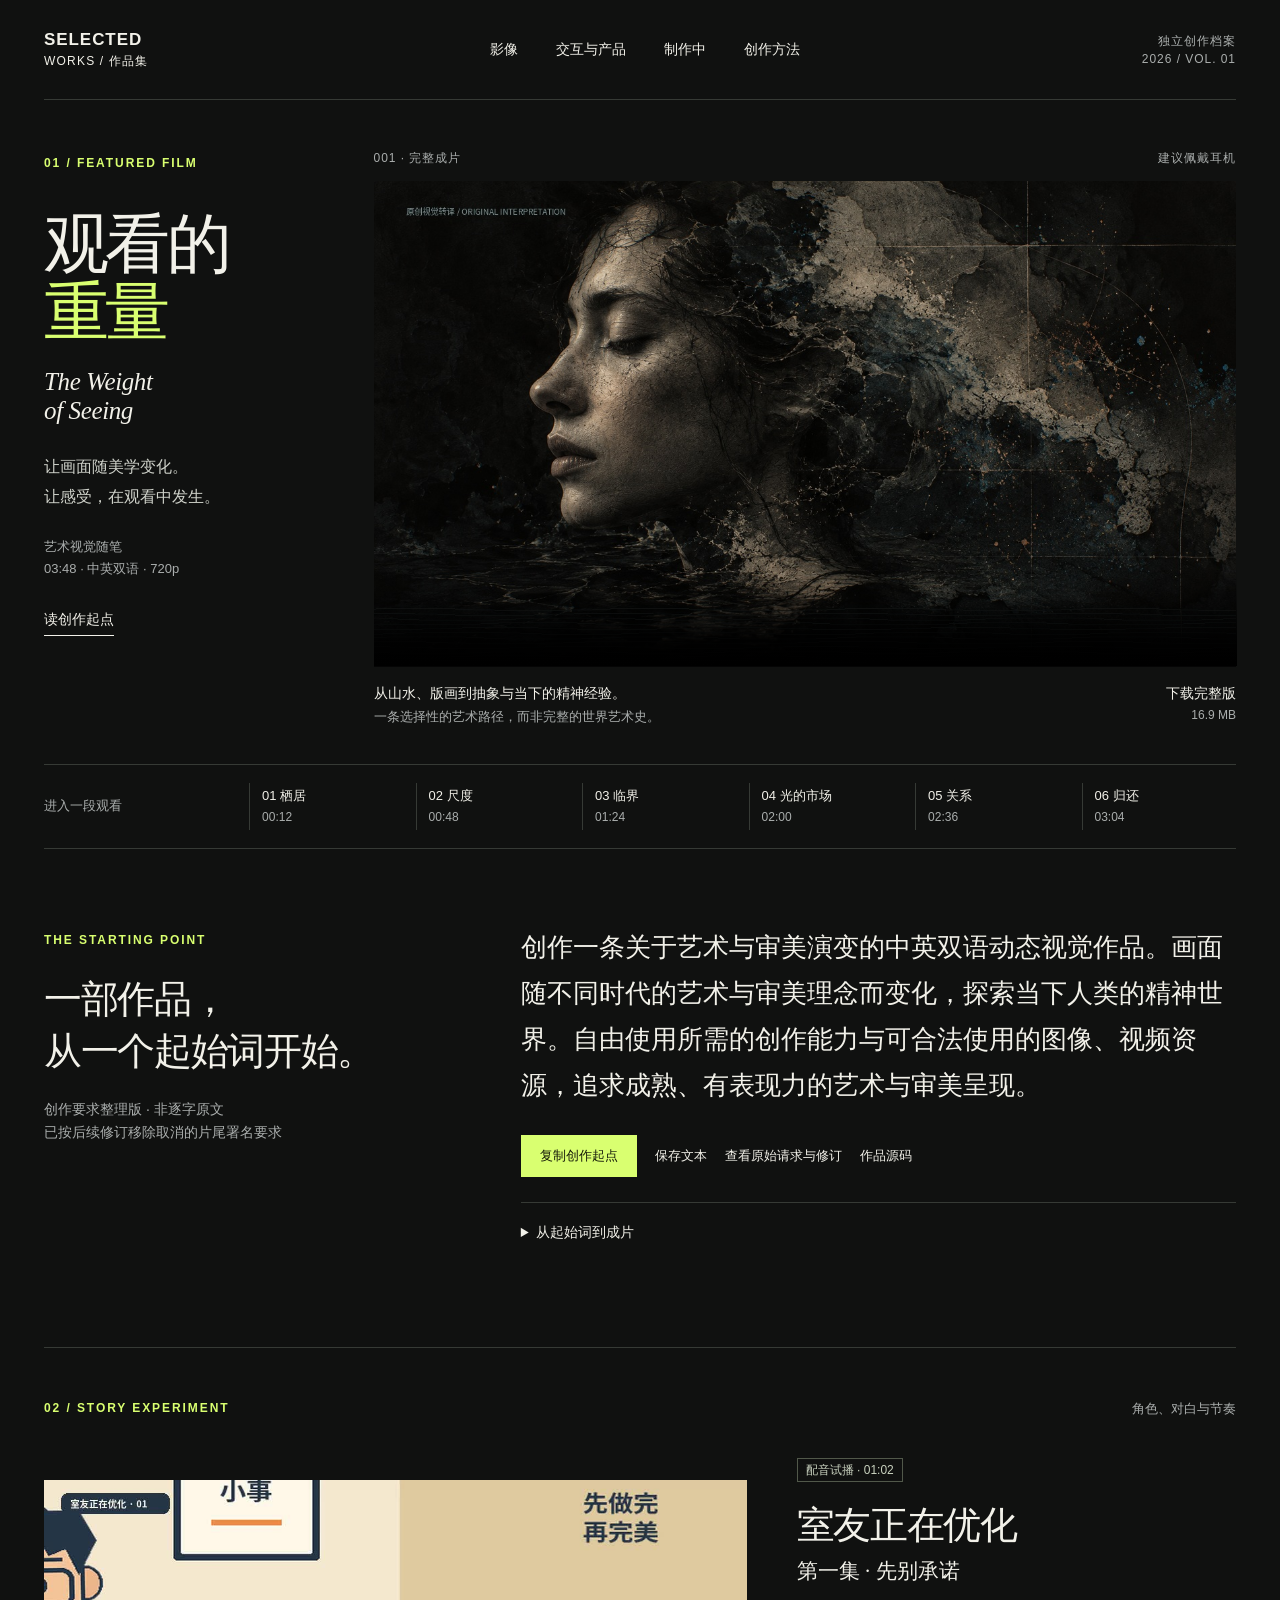
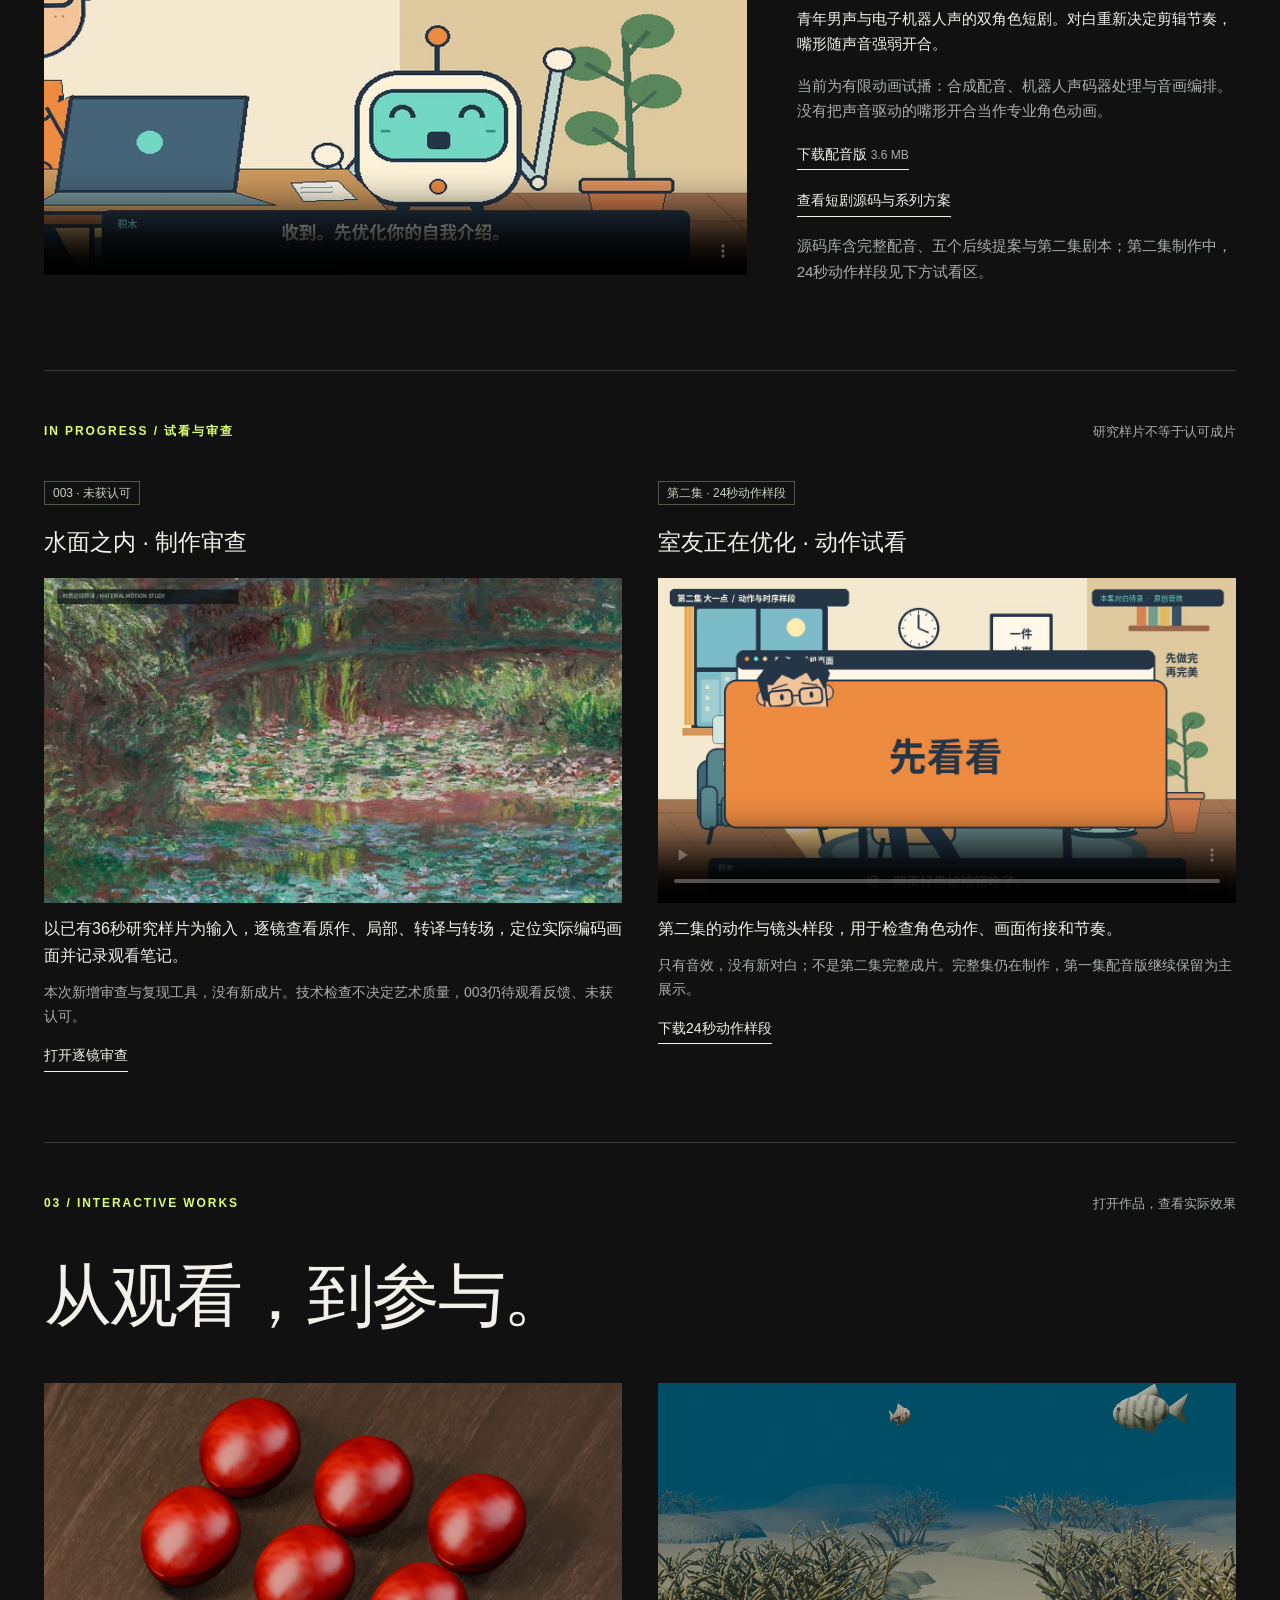
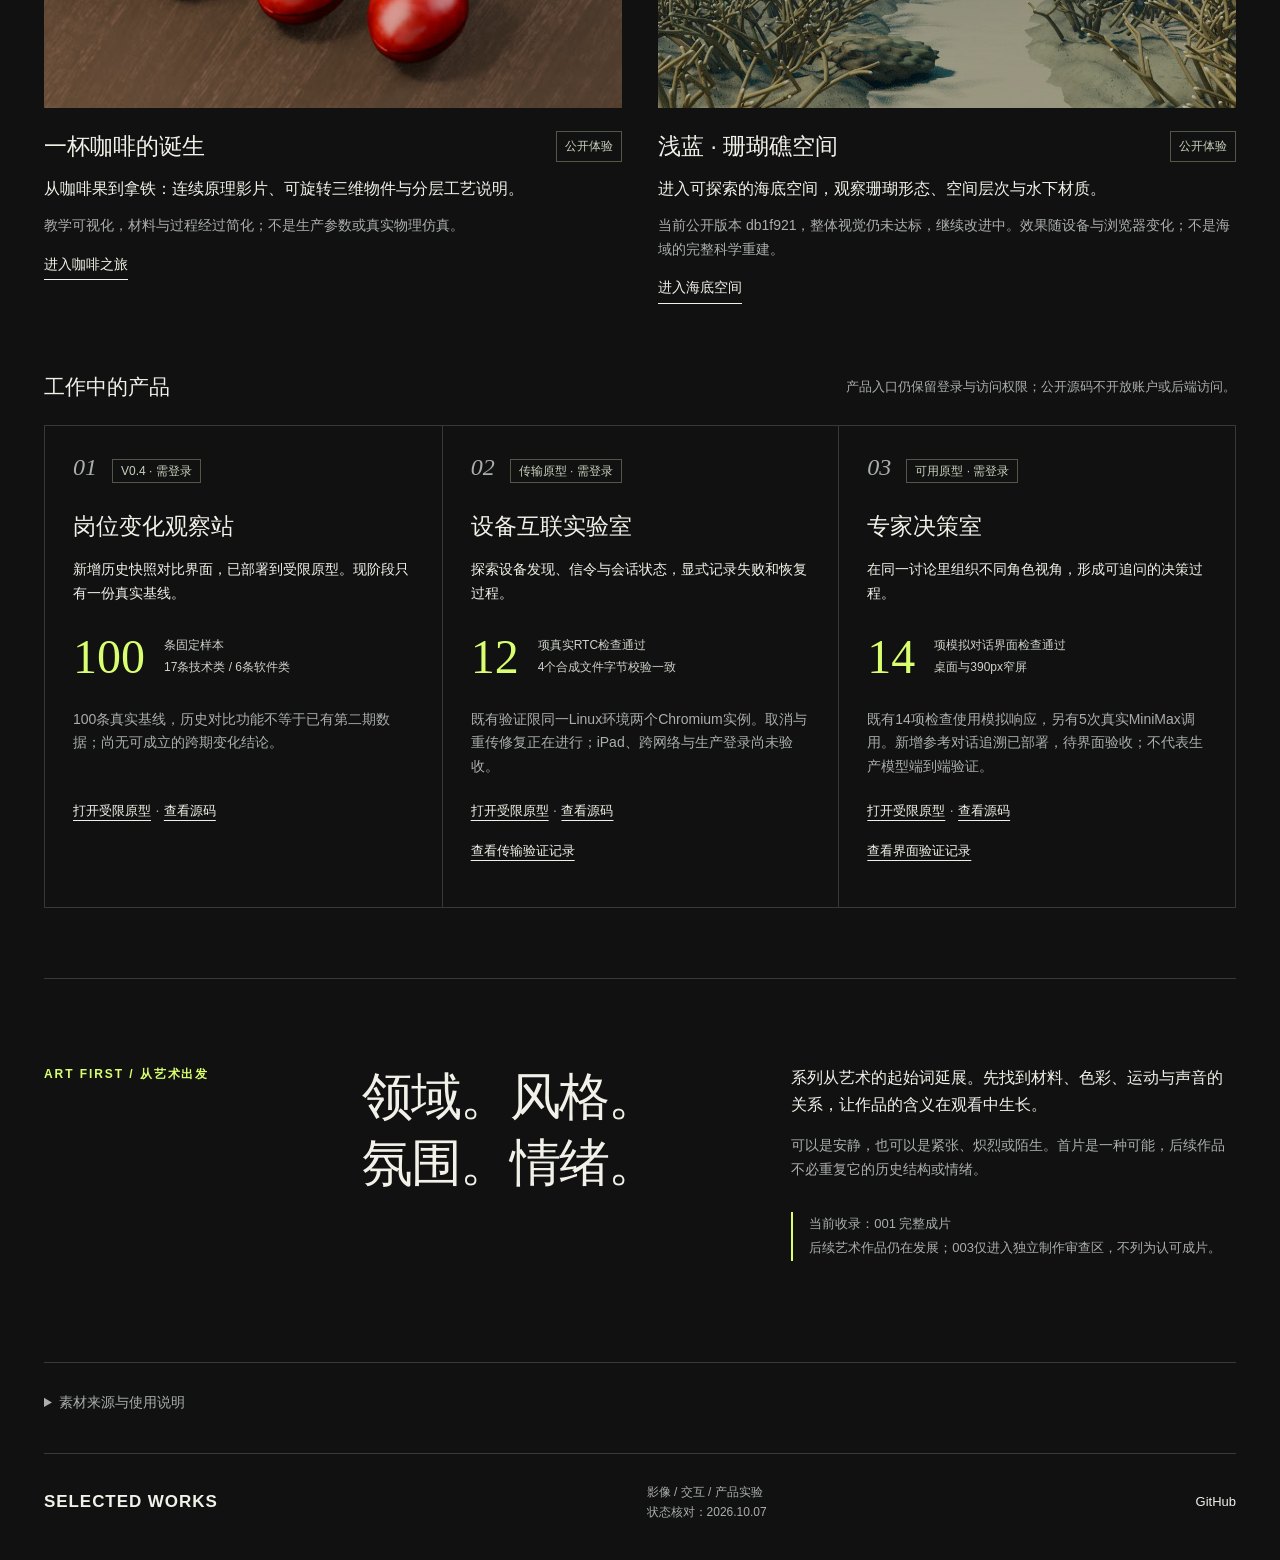
<file: index.html>
<!doctype html>
<html lang="zh-CN"><head><meta charset="UTF-8"><meta name="viewport" content="width=device-width,initial-scale=1"><meta name="description" content="影像、交互与产品实验。观看《观看的重量》完整艺术短片，探索创作起点与真实可用的项目。"><meta name="theme-color" content="#101110"><title>Selected Works · 影像与产品</title><link rel="stylesheet" href="style.css"></head>
<body><a class="skip" href="#film">跳到作品</a><header class="mast"><a class="brand" href="#">SELECTED<br><span>WORKS / 作品集</span></a><nav aria-label="主导航"><a href="#film">影像</a><a href="#projects">交互与产品</a><a href="#in-progress">制作中</a><a href="#approach">创作方法</a></nav><span class="edition">独立创作档案<br>2026 / VOL. 01</span></header>
<main><section class="opening" id="film"><div class="intro"><span class="eyebrow">01 / FEATURED FILM</span><h1>观看的<br><em>重量</em><span>The Weight<br>of Seeing</span></h1><p>让画面随美学变化。<br>让感受，在观看中发生。</p><div class="spec">艺术视觉随笔<br>03:48 · 中英双语 · 720p</div><a class="text-link" href="#creative-prompt">读创作起点</a></div><div class="screen"><div class="screen-top"><span>001 · 完整成片</span><span>建议佩戴耳机</span></div><video id="art-film" controls playsinline preload="metadata" poster="assets/seeing-poster.jpg" aria-label="观看的重量完整艺术影片"><source src="assets/the-weight-of-seeing.mp4" type="video/mp4"></video><div class="screen-bottom"><p>从山水、版画到抽象与当下的精神经验。<br><span>一条选择性的艺术路径，而非完整的世界艺术史。</span></p><a href="assets/the-weight-of-seeing.mp4" download>下载完整版 <small>16.9 MB</small></a></div></div></section>
<nav class="chapters" aria-label="影片章节"><span>进入一段观看</span><button data-seek="12">01 栖居 <small>00:12</small></button><button data-seek="48">02 尺度 <small>00:48</small></button><button data-seek="84">03 临界 <small>01:24</small></button><button data-seek="120">04 光的市场 <small>02:00</small></button><button data-seek="156">05 关系 <small>02:36</small></button><button data-seek="184">06 归还 <small>03:04</small></button></nav><p id="playback-message" role="status" class="playback-message"></p>
<section class="prompt-section" id="creative-prompt"><div><span class="eyebrow">THE STARTING POINT</span><h2>一部作品，<br>从一个起始词开始。</h2><p class="muted">创作要求整理版 · 非逐字原文<br>已按后续修订移除取消的片尾署名要求</p></div><div class="prompt-body"><p class="prompt">创作一条关于艺术与审美演变的中英双语动态视觉作品。画面随不同时代的艺术与审美理念而变化，探索当下人类的精神世界。自由使用所需的创作能力与可合法使用的图像、视频资源，追求成熟、有表现力的艺术与审美呈现。</p><div class="prompt-actions"><button id="copy-prompt">复制创作起点</button><a href="prompts/001-creative-brief.txt" download>保存文本</a><a href="prompts/001-original-request-and-revisions.md">查看原始请求与修订</a><a href="https://github.com/yydshly/art-perspective-series" target="_blank" rel="noopener">作品源码</a></div><p id="copy-status" class="muted" role="status"></p><details><summary>从起始词到成片</summary><ul class="process"><li><b>视觉研究</b><span>四件开放馆藏图像；现代抽象段采用原创动态构成，末章采用专门生成的匿名肖像。</span></li><li><b>运动与声音</b><span>让运动方式随材质和美学转换；程序动画、原创合成声景，没有旁白。</span></li><li><b>交付</b><span>完整影片、双语字幕、章节导航与可追溯的素材出处。</span></li></ul></details></div></section>
<section class="secondary-film" id="roommate"><div class="section-label"><span class="eyebrow">02 / STORY EXPERIMENT</span><span>角色、对白与节奏</span></div><div class="split-film"><div><video id="roommate-film" controls playsinline preload="metadata" poster="assets/roommate-poster.jpg" aria-label="室友正在优化第一集双角色配音试播"><source src="assets/roommate-optimizing.mp4" type="video/mp4"><track kind="captions" src="assets/roommate.zh.vtt" srclang="zh" label="中文"></video></div><div class="film-copy"><span class="status">配音试播 · 01:02</span><h2>室友正在优化</h2><p class="subtitle">第一集 · 先别承诺</p><p>青年男声与电子机器人声的双角色短剧。对白重新决定剪辑节奏，嘴形随声音强弱开合。</p><p class="muted">当前为有限动画试播：合成配音、机器人声码器处理与音画编排。没有把声音驱动的嘴形开合当作专业角色动画。</p><a class="text-link" href="assets/roommate-optimizing.mp4" download>下载配音版 <small>3.6 MB</small></a><p><a class="text-link" href="https://github.com/yydshly/ai-roommate-series" target="_blank" rel="noopener">查看短剧源码与系列方案</a></p><p class="muted">源码库含完整配音、五个后续提案与第二集剧本；第二集制作中，24秒动作样段见下方试看区。</p></div></div></section>
<section class="secondary-film" id="in-progress"><div class="section-label"><span class="eyebrow">IN PROGRESS / 试看与审查</span><span>研究样片不等于认可成片</span></div><div class="public-projects"><article><span class="status">003 · 未获认可</span><h3 style="margin:20px 0">水面之内 · 制作审查</h3><a class="project-image" href="research/art-003/"><img src="research/art-003/shot-03.jpg" alt="003已有36秒研究样片中的色层审查画面" loading="lazy"></a><p>以已有36秒研究样片为输入，逐镜查看原作、局部、转译与转场，定位实际编码画面并记录观看笔记。</p><p class="muted">本次新增审查与复现工具，没有新成片。技术检查不决定艺术质量，003仍待观看反馈、未获认可。</p><a class="text-link" href="research/art-003/">打开逐镜审查</a></article><article><span class="status">第二集 · 24秒动作样段</span><h3 style="margin:20px 0">室友正在优化 · 动作试看</h3><video id="roommate-action-film" controls playsinline preload="metadata" poster="assets/roommate-episode-02-action-poster.jpg" aria-label="室友正在优化第二集24秒动作研究样段，只有音效没有新对白"><source src="assets/roommate-episode-02-action-study.mp4" type="video/mp4"></video><p>第二集的动作与镜头样段，用于检查角色动作、画面衔接和节奏。</p><p class="muted">只有音效，没有新对白；不是第二集完整成片。完整集仍在制作，第一集配音版继续保留为主展示。</p><a class="text-link" href="assets/roommate-episode-02-action-study.mp4" download>下载24秒动作样段</a></article></div></section>
<section id="projects" class="projects"><div class="section-label"><span class="eyebrow">03 / INTERACTIVE WORKS</span><span>打开作品，查看实际效果</span></div><h2 class="big-title">从观看，到参与。</h2><div class="public-projects"><article><a class="project-image" href="https://yydshly.github.io/coffee-origin-journey/" target="_blank" rel="noopener"><img src="assets/coffee.jpg" alt="咖啡之旅的连续过程影片画面" loading="lazy"></a><div class="project-heading"><h3>一杯咖啡的诞生</h3><span class="status">公开体验</span></div><p>从咖啡果到拿铁：连续原理影片、可旋转三维物件与分层工艺说明。</p><p class="muted">教学可视化，材料与过程经过简化；不是生产参数或真实物理仿真。</p><a class="text-link" href="https://yydshly.github.io/coffee-origin-journey/" target="_blank" rel="noopener">进入咖啡之旅</a></article><article><a class="project-image" href="https://yydshly.github.io/azure-reef-3d/" target="_blank" rel="noopener"><img src="assets/reef.webp" alt="浅蓝三维珊瑚礁空间的项目画面" loading="lazy"></a><div class="project-heading"><h3>浅蓝 · 珊瑚礁空间</h3><span class="status">公开体验</span></div><p>进入可探索的海底空间，观察珊瑚形态、空间层次与水下材质。</p><p class="muted">当前公开版本 db1f921，整体视觉仍未达标，继续改进中。效果随设备与浏览器变化；不是海域的完整科学重建。</p><a class="text-link" href="https://yydshly.github.io/azure-reef-3d/" target="_blank" rel="noopener">进入海底空间</a></article></div>
<div class="prototype-heading"><h3>工作中的产品</h3><p>产品入口仍保留登录与访问权限；公开源码不开放账户或后端访问。</p></div><div class="prototype-grid"><article><span class="number">01</span><span class="status">V0.4 · 需登录</span><h3>岗位变化观察站</h3><p>新增历史快照对比界面，已部署到受限原型。现阶段只有一份真实基线。</p><div class="fact"><b>100</b><span>条固定样本<br>17条技术类 / 6条软件类</span></div><p class="limit">100条真实基线，历史对比功能不等于已有第二期数据；尚无可成立的跨期变化结论。</p><a href="https://job-change-observatory.yydshly.chatgpt.site" target="_blank" rel="noopener">打开受限原型</a> <span class="muted">·</span> <a href="https://github.com/yydshly/job-change-observatory" target="_blank" rel="noopener">查看源码</a></article><article><span class="number">02</span><span class="status">传输原型 · 需登录</span><h3>设备互联实验室</h3><p>探索设备发现、信令与会话状态，显式记录失败和恢复过程。</p><div class="fact"><b>12</b><span>项真实RTC检查通过<br>4个合成文件字节校验一致</span></div><p class="limit">既有验证限同一Linux环境两个Chromium实例。取消与重传修复正在进行；iPad、跨网络与生产登录尚未验收。</p><a href="https://device-bridge-lab.yydshly.chatgpt.site" target="_blank" rel="noopener">打开受限原型</a> <span class="muted">·</span> <a href="https://github.com/yydshly/device-exchange" target="_blank" rel="noopener">查看源码</a><p><a href="https://github.com/yydshly/device-exchange/blob/main/docs/rtc-e2e-2026-10-07.md" target="_blank" rel="noopener">查看传输验证记录</a></p></article><article><span class="number">03</span><span class="status">可用原型 · 需登录</span><h3>专家决策室</h3><p>在同一讨论里组织不同角色视角，形成可追问的决策过程。</p><div class="fact"><b>14</b><span>项模拟对话界面检查通过<br>桌面与390px窄屏</span></div><p class="limit">既有14项检查使用模拟响应，另有5次真实MiniMax调用。新增参考对话追溯已部署，待界面验收；不代表生产模型端到端验证。</p><a href="https://expert-decision-room.yydshly.chatgpt.site" target="_blank" rel="noopener">打开受限原型</a> <span class="muted">·</span> <a href="https://github.com/yydshly/expert-decision-room" target="_blank" rel="noopener">查看源码</a><p><a href="https://github.com/yydshly/expert-decision-room/tree/main/docs/ui-verification-2026-10-07" target="_blank" rel="noopener">查看界面验证记录</a></p></article></div></section>
<section id="approach" class="approach"><span class="eyebrow">ART FIRST / 从艺术出发</span><h2>领域。风格。<br>氛围。情绪。</h2><div><p>系列从艺术的起始词延展。先找到材料、色彩、运动与声音的关系，让作品的含义在观看中生长。</p><p class="muted">可以是安静，也可以是紧张、炽烈或陌生。首片是一种可能，后续作品不必重复它的历史结构或情绪。</p><p class="series-state">当前收录：001 完整成片<br>后续艺术作品仍在发展；003仅进入独立制作审查区，不列为认可成片。</p></div></section>
<section class="credits"><details><summary>素材来源与使用说明</summary><p>《观看的重量》采用大都会博物馆标为Public Domain的四件馆藏图像，依其<a href="https://www.metmuseum.org/hubs/open-access">Open Access / CC0政策</a>使用。原作不重新署名，博物馆与艺术家不为本项目背书。</p><ul><li><a href="https://www.metmuseum.org/art/collection/search/39550">王蒙 · 素庵图</a> — 2012.526.2；Ex coll.: C. C. Wang Family, Gift of Oscar L. Tang Family, 2012</li><li><a href="https://www.metmuseum.org/art/collection/search/360018">丢勒 · 忧郁 I</a> — 19.73.85；Fletcher Fund, 1919</li><li><a href="https://www.metmuseum.org/art/collection/search/45434">北斋 · 神奈川冲浪里</a> — JP1847；H. O. Havemeyer Collection, Bequest of Mrs. H. O. Havemeyer, 1929</li><li><a href="https://www.metmuseum.org/art/collection/search/437654">修拉 · 马戏团的巡演</a> — 61.101.17；Bequest of Stephen C. Clark, 1960</li></ul><p>末章匿名肖像为OpenAI图像生成；原创程序动画与合成声景。蒙德里安仅用于研究，未使用其受限馆藏图像。短剧使用合成配音、原创虚构角色与合成音乐音效。</p><p><a href="assets/artwork-sources.json">馆藏来源与校验记录</a> · <a href="assets/the-weight-of-seeing.zh-en.srt" download>首片双语字幕</a> · <a href="PUBLICATION-MANIFEST.md">公开内容清单</a></p><p>公开展示不代表对所有素材授予统一开源许可。第三方材料遵循各自的使用条件。</p></details></section>
</main><footer><a class="brand" href="#">SELECTED WORKS</a><span>影像 / 交互 / 产品实验<br>状态核对：2026.10.07</span><a href="https://github.com/yydshly" target="_blank" rel="noopener">GitHub</a></footer><script src="app.js"></script></body></html>
</file>
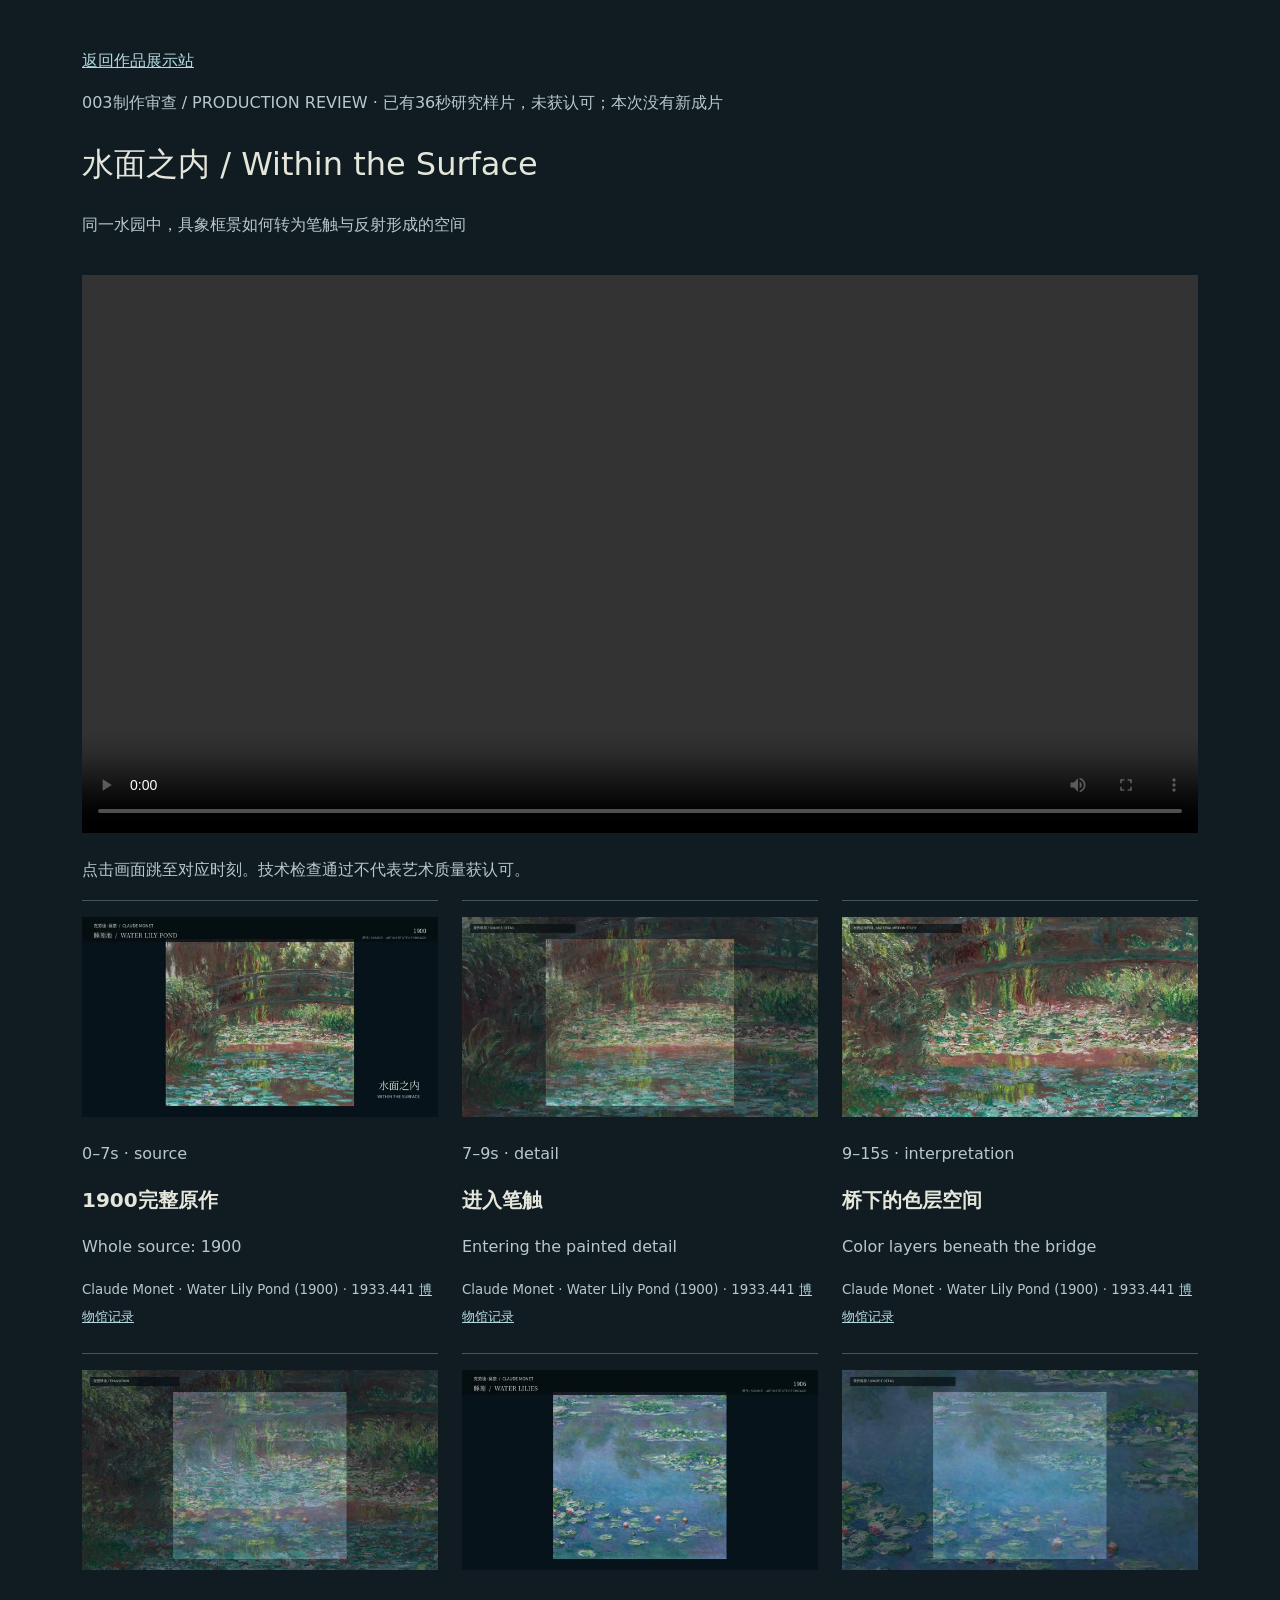
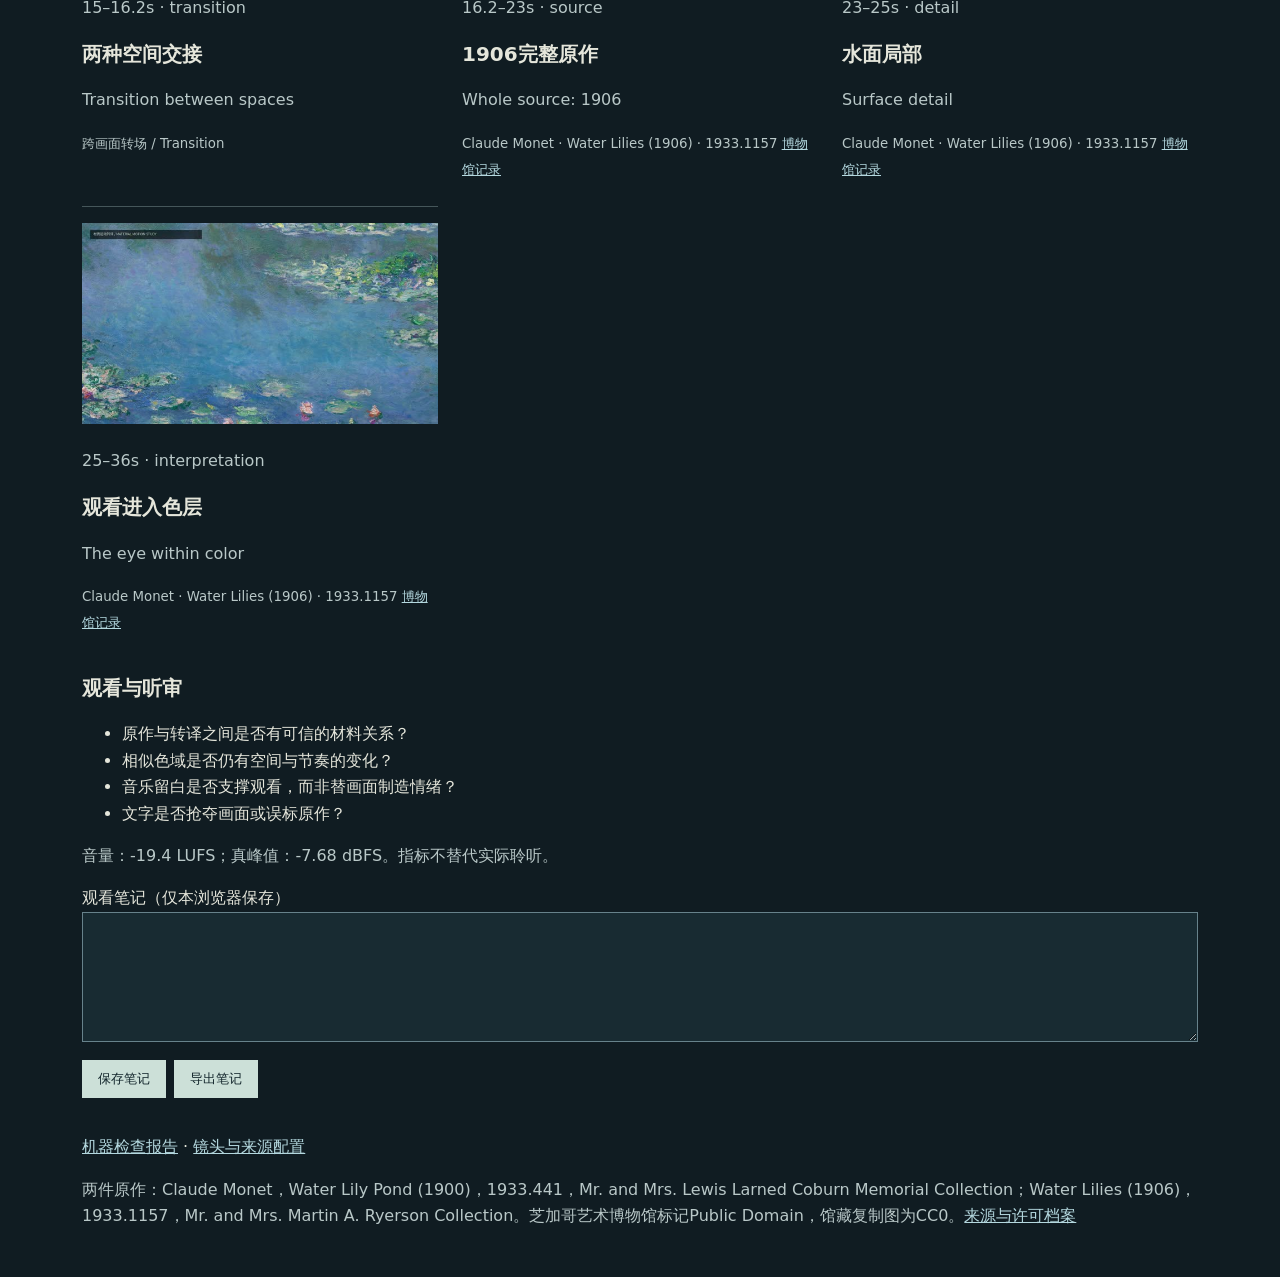
<file: research/art-003/index.html>
<!doctype html><html lang="zh-CN"><meta charset="utf-8"><meta name="viewport" content="width=device-width,initial-scale=1"><title>艺术样段审查</title><style>*{box-sizing:border-box}body{margin:auto;max-width:1180px;padding:32px;background:#101c22;color:#e5e6db;font:16px/1.65 system-ui}h1{font-weight:450}p,small{color:#b9c8c8}a{color:#b4d8df}video{width:100%;max-height:70vh;background:#080f13}.grid{display:grid;grid-template-columns:repeat(auto-fit,minmax(min(100%,290px),1fr));gap:24px}article{border-top:1px solid #45565a;padding-top:16px}button{border:0;padding:0;background:transparent;cursor:pointer;width:100%}button:focus-visible{outline:3px solid #ffe2a1}img{width:100%;display:block}h2{font-size:20px}header,section{margin-bottom:36px}textarea{box-sizing:border-box;width:100%;min-height:130px;padding:14px;background:#182b32;color:white;border:1px solid #67828b;font:inherit}.action{width:auto;padding:10px 16px;background:#cce0d8;color:#12252b;margin:10px 8px 0 0}@media(max-width:600px){body{padding:20px 16px}h1{font-size:30px}}</style><header><p><a href="../../#in-progress">返回作品展示站</a></p><p>003制作审查 / PRODUCTION REVIEW · 已有36秒研究样片，未获认可；本次没有新成片</p><h1>水面之内 / Within the Surface</h1><p>同一水园中，具象框景如何转为笔触与反射形成的空间</p></header><video id="film" controls playsinline preload="metadata" src="study.mp4"></video><p>点击画面跳至对应时刻。技术检查通过不代表艺术质量获认可。</p><section class="grid"><article><button data-time="3.5" aria-label="跳至 3.5 秒"><img src="shot-01.jpg" alt="1900完整原作实际编码画面"></button><p>0–7s · source</p><h2>1900完整原作</h2><p>Whole source: 1900</p><small>Claude Monet · Water Lily Pond (1900) · 1933.441 <a href="https://api.artic.edu/api/v1/artworks/87088">博物馆记录</a></small></article><article><button data-time="8.0" aria-label="跳至 8.0 秒"><img src="shot-02.jpg" alt="进入笔触实际编码画面"></button><p>7–9s · detail</p><h2>进入笔触</h2><p>Entering the painted detail</p><small>Claude Monet · Water Lily Pond (1900) · 1933.441 <a href="https://api.artic.edu/api/v1/artworks/87088">博物馆记录</a></small></article><article><button data-time="12.0" aria-label="跳至 12.0 秒"><img src="shot-03.jpg" alt="桥下的色层空间实际编码画面"></button><p>9–15s · interpretation</p><h2>桥下的色层空间</h2><p>Color layers beneath the bridge</p><small>Claude Monet · Water Lily Pond (1900) · 1933.441 <a href="https://api.artic.edu/api/v1/artworks/87088">博物馆记录</a></small></article><article><button data-time="15.6" aria-label="跳至 15.6 秒"><img src="shot-04.jpg" alt="两种空间交接实际编码画面"></button><p>15–16.2s · transition</p><h2>两种空间交接</h2><p>Transition between spaces</p><small>跨画面转场 / Transition </small></article><article><button data-time="19.6" aria-label="跳至 19.6 秒"><img src="shot-05.jpg" alt="1906完整原作实际编码画面"></button><p>16.2–23s · source</p><h2>1906完整原作</h2><p>Whole source: 1906</p><small>Claude Monet · Water Lilies (1906) · 1933.1157 <a href="https://api.artic.edu/api/v1/artworks/16568">博物馆记录</a></small></article><article><button data-time="24.0" aria-label="跳至 24.0 秒"><img src="shot-06.jpg" alt="水面局部实际编码画面"></button><p>23–25s · detail</p><h2>水面局部</h2><p>Surface detail</p><small>Claude Monet · Water Lilies (1906) · 1933.1157 <a href="https://api.artic.edu/api/v1/artworks/16568">博物馆记录</a></small></article><article><button data-time="30.5" aria-label="跳至 30.5 秒"><img src="shot-07.jpg" alt="观看进入色层实际编码画面"></button><p>25–36s · interpretation</p><h2>观看进入色层</h2><p>The eye within color</p><small>Claude Monet · Water Lilies (1906) · 1933.1157 <a href="https://api.artic.edu/api/v1/artworks/16568">博物馆记录</a></small></article></section><section><h2>观看与听审</h2><ul><li>原作与转译之间是否有可信的材料关系？</li><li>相似色域是否仍有空间与节奏的变化？</li><li>音乐留白是否支撑观看，而非替画面制造情绪？</li><li>文字是否抢夺画面或误标原作？</li></ul><p>音量：-19.4 LUFS；真峰值：-7.68 dBFS。指标不替代实际聆听。</p><label for="notes">观看笔记（仅本浏览器保存）</label><textarea id="notes"></textarea><button class="action" id="save">保存笔记</button><button class="action" id="export">导出笔记</button><p id="notice" role="status"></p></section><a href="report.json">机器检查报告</a> · <a href="study.json">镜头与来源配置</a><p>两件原作：Claude Monet，Water Lily Pond (1900)，1933.441，Mr. and Mrs. Lewis Larned Coburn Memorial Collection；Water Lilies (1906)，1933.1157，Mr. and Mrs. Martin A. Ryerson Collection。芝加哥艺术博物馆标记Public Domain，馆藏复制图为CC0。<a href="sources.json">来源与许可档案</a></p><script>const film=document.querySelector('#film'),notes=document.querySelector('#notes'),notice=document.querySelector('#notice');const key='art-review-'+"003-within-the-surface";try{notes.value=localStorage.getItem(key)||''}catch(e){notice.textContent='本浏览器存储不可用，可导出笔记'}document.querySelectorAll('[data-time]').forEach(b=>b.onclick=()=>{film.currentTime=Number(b.dataset.time);film.scrollIntoView({behavior:'smooth',block:'center'})});document.querySelector('#save').onclick=()=>{try{localStorage.setItem(key,notes.value);notice.textContent='已保存在本浏览器'}catch(e){notice.textContent='保存失败，请导出笔记'}};document.querySelector('#export').onclick=()=>{const url=URL.createObjectURL(new Blob([JSON.stringify({episode:"003-within-the-surface",time:film.currentTime,notes:notes.value,acceptance:'unclassified_notes'},null,2)],{type:'application/json'}));const a=document.createElement('a');a.href=url;a.download='art-review-notes.json';a.click();setTimeout(()=>URL.revokeObjectURL(url),1000)};</script></html>
</file>
<file: style.css>
:root{color-scheme:dark;--bg:#101110;--panel:#191b19;--text:#f2f1e9;--muted:#aaaead;--line:#363a35;--accent:#d9ff70}*{box-sizing:border-box}html{scroll-behavior:smooth;scroll-padding-top:25px}body{margin:0;background:var(--bg);color:var(--text);font:16px/1.7 -apple-system,BlinkMacSystemFont,'Segoe UI','Noto Sans CJK SC',sans-serif}a{color:inherit;text-decoration:none;text-underline-offset:5px}a:hover{text-decoration:underline;color:var(--accent)}button{font:inherit;cursor:pointer}button,a,summary{touch-action:manipulation}button:focus-visible,a:focus-visible,summary:focus-visible{outline:2px solid var(--accent);outline-offset:5px}.skip{position:absolute;left:15px;top:-90px;background:var(--accent);color:#111;padding:10px;z-index:3}.skip:focus{top:10px}.mast,main,footer{width:min(1440px,calc(100% - 88px));margin:auto}.mast{display:flex;align-items:center;justify-content:space-between;gap:28px;padding:30px 0;border-bottom:1px solid var(--line)}.brand{font-size:17px;letter-spacing:.055em;line-height:1.15;font-weight:800}.brand span{font-size:12px;font-weight:500;letter-spacing:.1em}.mast nav{display:flex;gap:38px;font-size:14px}.edition{text-align:right;color:var(--muted);font-size:12px;line-height:1.5;letter-spacing:.08em}.opening{display:grid;grid-template-columns:1fr 3fr;gap:42px;padding:48px 0 30px}.eyebrow{font-size:12px;letter-spacing:.16em;color:var(--accent);font-weight:600}.intro h1{font-size:clamp(46px,5.1vw,78px);line-height:1.04;font-weight:500;letter-spacing:-.055em;margin:35px 0 27px}.intro h1 em{font-style:normal;color:var(--accent)}.intro h1 span{display:block;font:italic 25px/1.14 Georgia,serif;letter-spacing:-.015em;margin-top:22px}.intro p{color:#d0d3cb;font-size:16px;line-height:1.85}.spec{font-size:13px;color:var(--muted);margin:25px 0}.text-link{display:inline-block;border-bottom:1px solid var(--text);font-size:14px;padding:3px 0}.text-link:hover{text-decoration:none;border-color:var(--accent)}small{color:var(--muted);font-size:12px}.screen{min-width:0}.screen-top{display:flex;justify-content:space-between;font-size:12px;letter-spacing:.08em;color:var(--muted);margin-bottom:13px}video{display:block;width:100%;aspect-ratio:16/9;background:#050505;object-fit:contain}.screen-bottom{display:flex;justify-content:space-between;gap:20px;padding-top:15px;font-size:14px}.screen-bottom p{margin:0}.screen-bottom p span{color:var(--muted);font-size:13px}.screen-bottom a{white-space:nowrap}.screen-bottom small{display:block;text-align:right}.chapters{display:grid;grid-template-columns:1.25fr repeat(6,1fr);border-top:1px solid var(--line);border-bottom:1px solid var(--line);margin-top:5px;padding:18px 0;gap:12px}.chapters>span{align-self:center;color:var(--muted);font-size:13px}.chapters button{border:0;border-left:1px solid var(--line);background:transparent;color:var(--text);text-align:left;padding:2px 12px;font-size:13px}.chapters small{display:block;color:var(--muted);font-size:12px}.chapters button:hover{color:var(--accent)}.playback-message:empty{display:none}.playback-message{color:var(--accent);font-size:14px}.prompt-section{display:grid;grid-template-columns:1fr 2fr;gap:10%;padding:76px 0 84px;border-bottom:1px solid var(--line)}h2{font-size:clamp(28px,3vw,42px);line-height:1.35;font-weight:400;letter-spacing:-.035em;margin:21px 0}p{margin:16px 0}.muted{color:var(--muted);font-size:14px}.prompt{font-family:Georgia,'Songti SC','Noto Serif CJK SC',serif;font-size:clamp(20px,2vw,28px);line-height:1.8;margin:0 0 26px}.prompt-actions{display:flex;flex-wrap:wrap;gap:18px;align-items:center;font-size:13px}.prompt-actions button{background:var(--accent);color:#151a09;border:0;padding:10px 19px;font-size:13px}.prompt-body details{margin-top:25px;border-top:1px solid var(--line)}summary{cursor:pointer;padding:18px 0;font-size:14px}.process{padding:0;list-style:none}.process li{display:grid;grid-template-columns:95px 1fr;gap:20px;font-size:14px;margin:18px 0}.process b{font-weight:500}.process span{color:var(--muted)}.secondary-film,.projects{padding:50px 0 70px;border-bottom:1px solid var(--line)}.section-label{display:flex;justify-content:space-between;gap:20px;margin-bottom:35px}.section-label>span:last-child{font-size:13px;color:var(--muted)}.split-film{display:grid;grid-template-columns:1.6fr 1fr;gap:50px;align-items:center}.film-copy h2{margin:17px 0 0}.subtitle{font-family:Georgia,'Songti SC',serif;font-size:21px;margin-top:3px}.status{font-size:12px;border:1px solid #51584a;padding:4px 8px;white-space:nowrap;color:#c9d2bf}.film-copy>p:not(.subtitle){font-size:15px}.big-title{font-size:clamp(36px,5.3vw,68px);margin:15px 0 42px}.public-projects{display:grid;grid-template-columns:1fr 1fr;gap:36px}.project-image{display:block;overflow:hidden;background:var(--panel);aspect-ratio:16/9}.project-image img{width:100%;height:100%;object-fit:cover;display:block;transition:transform .5s}.project-image:hover img{transform:scale(1.025)}.project-heading{display:flex;align-items:center;justify-content:space-between;gap:10px;margin-top:22px}h3{font-size:23px;line-height:1.4;font-weight:500;margin:0}.public-projects p{margin:12px 0}.prototype-heading{display:flex;gap:35px;justify-content:space-between;align-items:center;margin:68px 0 23px}.prototype-heading h3{font-size:21px}.prototype-heading p{font-size:13px;color:var(--muted);max-width:490px;margin:0}.prototype-grid{display:grid;grid-template-columns:repeat(3,1fr);border:1px solid var(--line)}.prototype-grid article{padding:28px;position:relative}.prototype-grid article+article{border-left:1px solid var(--line)}.number{font:italic 24px Georgia,serif;color:var(--muted);margin-right:15px}.prototype-grid h3{margin-top:27px;font-size:23px}.prototype-grid p{font-size:14px}.fact{display:flex;align-items:center;gap:19px;margin:27px 0}.fact b{font:48px/1 Georgia,serif;color:var(--accent)}.fact span{font-size:12px;line-height:1.8;color:#d0d3cb}.limit{color:var(--muted);min-height:72px}.prototype-grid a{font-size:13px;text-decoration:underline}.approach{display:grid;grid-template-columns:1fr 1.4fr 1.6fr;gap:40px;padding:85px 0;border-bottom:1px solid var(--line)}.approach h2{font-size:clamp(35px,4vw,54px);margin:0;line-height:1.3}.approach p:first-child{margin-top:0}.series-state{border-left:2px solid var(--accent);padding-left:16px;font-size:13px;line-height:1.9;color:var(--muted);margin-top:30px}.credits{padding:10px 0 20px;color:var(--muted)}.credits details{max-width:970px}.credits p,.credits li{font-size:13px}.credits a{text-decoration:underline}.credits ul{padding-left:20px}footer{padding:28px 0 38px;border-top:1px solid var(--line);display:flex;justify-content:space-between;align-items:center;gap:20px}footer span{font-size:12px;color:var(--muted)}footer>a:last-child{font-size:13px}@media(min-width:1650px){.opening{padding-top:65px}.intro h1{font-size:80px}}@media(max-width:1100px){.mast,main,footer{width:calc(100% - 48px)}.opening{gap:28px;grid-template-columns:1fr 2.7fr}.intro h1{font-size:51px}.intro h1 span{font-size:22px}.intro p{font-size:14px}.spec{margin:18px 0}.chapters{grid-template-columns:repeat(6,1fr)}.chapters>span{display:none}.chapters button:first-of-type{border-left:0}.prompt-section{gap:6%}.split-film{gap:30px}.prototype-grid article{padding:22px}.approach{grid-template-columns:1fr 1.3fr}.approach>.eyebrow{grid-column:1/-1}.project-heading{align-items:start}.project-heading h3{font-size:21px}.screen-bottom{display:block}.screen-bottom a{display:inline-block;margin-top:12px}.screen-bottom small{display:inline;margin-left:8px}}@media(max-width:720px){.mast,main,footer{width:calc(100% - 32px)}.mast{padding:22px 0;gap:14px}.edition{display:none}.mast nav{gap:18px;font-size:12px}.brand{font-size:14px}.brand span{font-size:10px}.opening{display:block;padding:29px 0 23px}.intro{position:relative}.intro h1{font-size:53px;line-height:1.08;margin:20px 0}.intro h1 br{display:none}.intro h1 span{font-size:21px;line-height:1.2;margin-top:10px}.intro h1 span br{display:none}.intro p{font-size:14px;position:absolute;right:0;bottom:52px;margin:0}.spec{font-size:12px;margin:16px 0 22px}.intro>.text-link{position:absolute;right:0;bottom:2px;font-size:12px}.screen-top{margin-top:28px}.screen-bottom{font-size:13px}.screen-bottom p span{font-size:12px}.chapters{grid-template-columns:repeat(3,1fr);gap:16px 0;padding:20px 0}.chapters button:nth-of-type(4){border-left:0}.chapters button{font-size:12px}.prompt-section{display:block;padding:43px 0}.prompt-section h2{font-size:30px}.prompt-section h2 br{display:none}.prompt-section .muted{font-size:12px}.prompt-body{margin-top:26px}.prompt{font-size:21px;line-height:1.85}.prompt-actions{gap:14px;font-size:12px}.process li{grid-template-columns:75px 1fr;gap:12px;font-size:13px}.secondary-film,.projects{padding:37px 0 45px}.section-label{margin-bottom:24px}.section-label>span:last-child{font-size:11px}.eyebrow{font-size:11px;letter-spacing:.11em}.split-film,.public-projects{grid-template-columns:1fr;gap:34px}.film-copy h2{font-size:31px}.split-film{gap:23px}.film-copy>p:not(.subtitle){font-size:14px}.big-title{font-size:39px;margin-bottom:30px}.public-projects{gap:44px}.project-heading h3{font-size:22px}.public-projects p{font-size:14px}.public-projects .muted{font-size:13px}.prototype-heading{display:block;margin-top:50px}.prototype-heading p{margin-top:12px}.prototype-grid{grid-template-columns:1fr}.prototype-grid article+article{border-left:0;border-top:1px solid var(--line)}.prototype-grid article{padding:25px}.prototype-grid h3{margin-top:20px}.limit{min-height:0}.approach{display:block;padding:45px 0}.approach h2{font-size:44px;margin:25px 0}.approach h2 br{display:none}.approach>div>p:first-child{font-size:16px;margin-top:26px}footer{flex-wrap:wrap}footer span{font-size:11px}.credits li{overflow-wrap:anywhere}}@media(prefers-reduced-motion:reduce){html{scroll-behavior:auto}*{transition:none!important}}@media(max-width:370px){.mast nav{gap:10px}.intro p{position:static;margin:15px 0}.intro>.text-link{bottom:0}.intro h1{font-size:46px}.spec{max-width:185px}.screen-bottom p span{display:block}}
@media(max-width:720px){.intro p{position:static;margin:14px 0;font-size:14px}.intro p br{display:none}.intro>.text-link{bottom:0}.spec{max-width:200px;margin:16px 0 22px}}

@media(max-width:720px){.mast nav{flex-wrap:wrap;justify-content:flex-end;gap:8px 14px;max-width:230px}.mast .brand{flex-shrink:0}}
</file>
